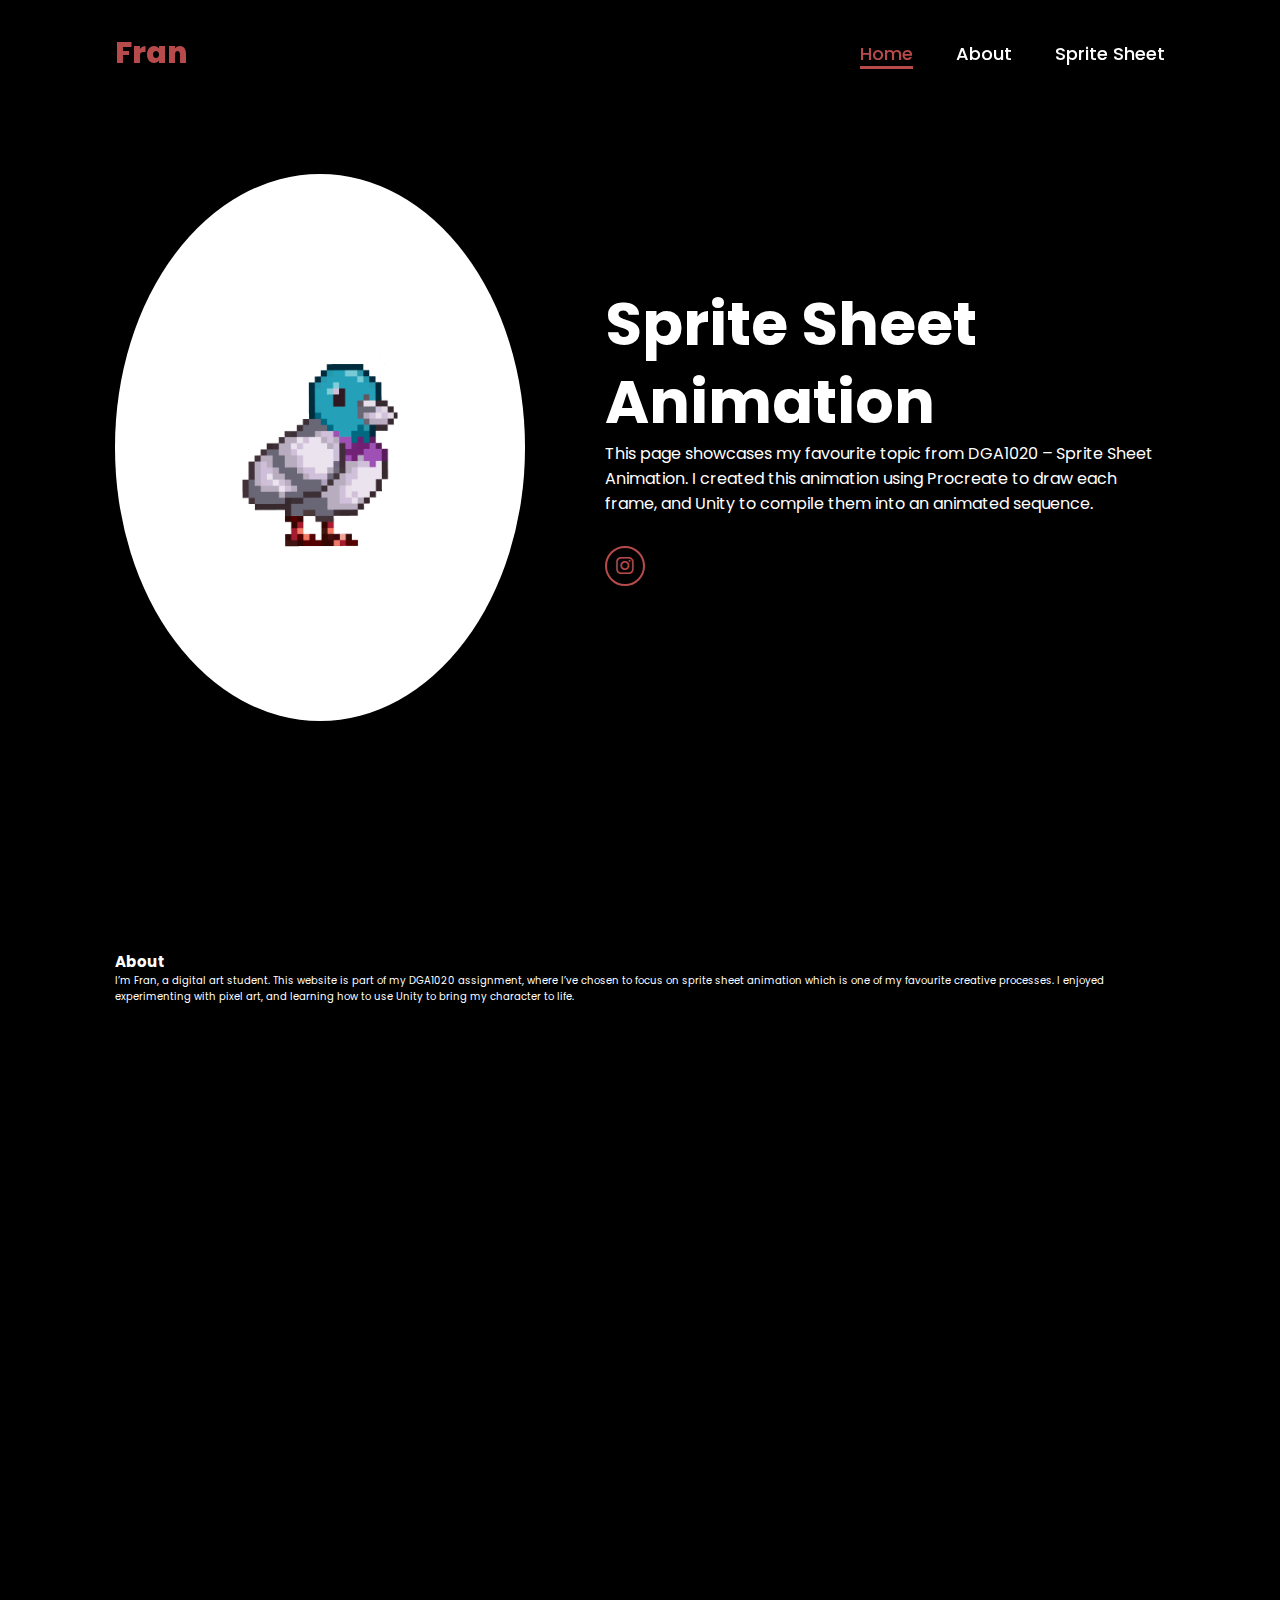
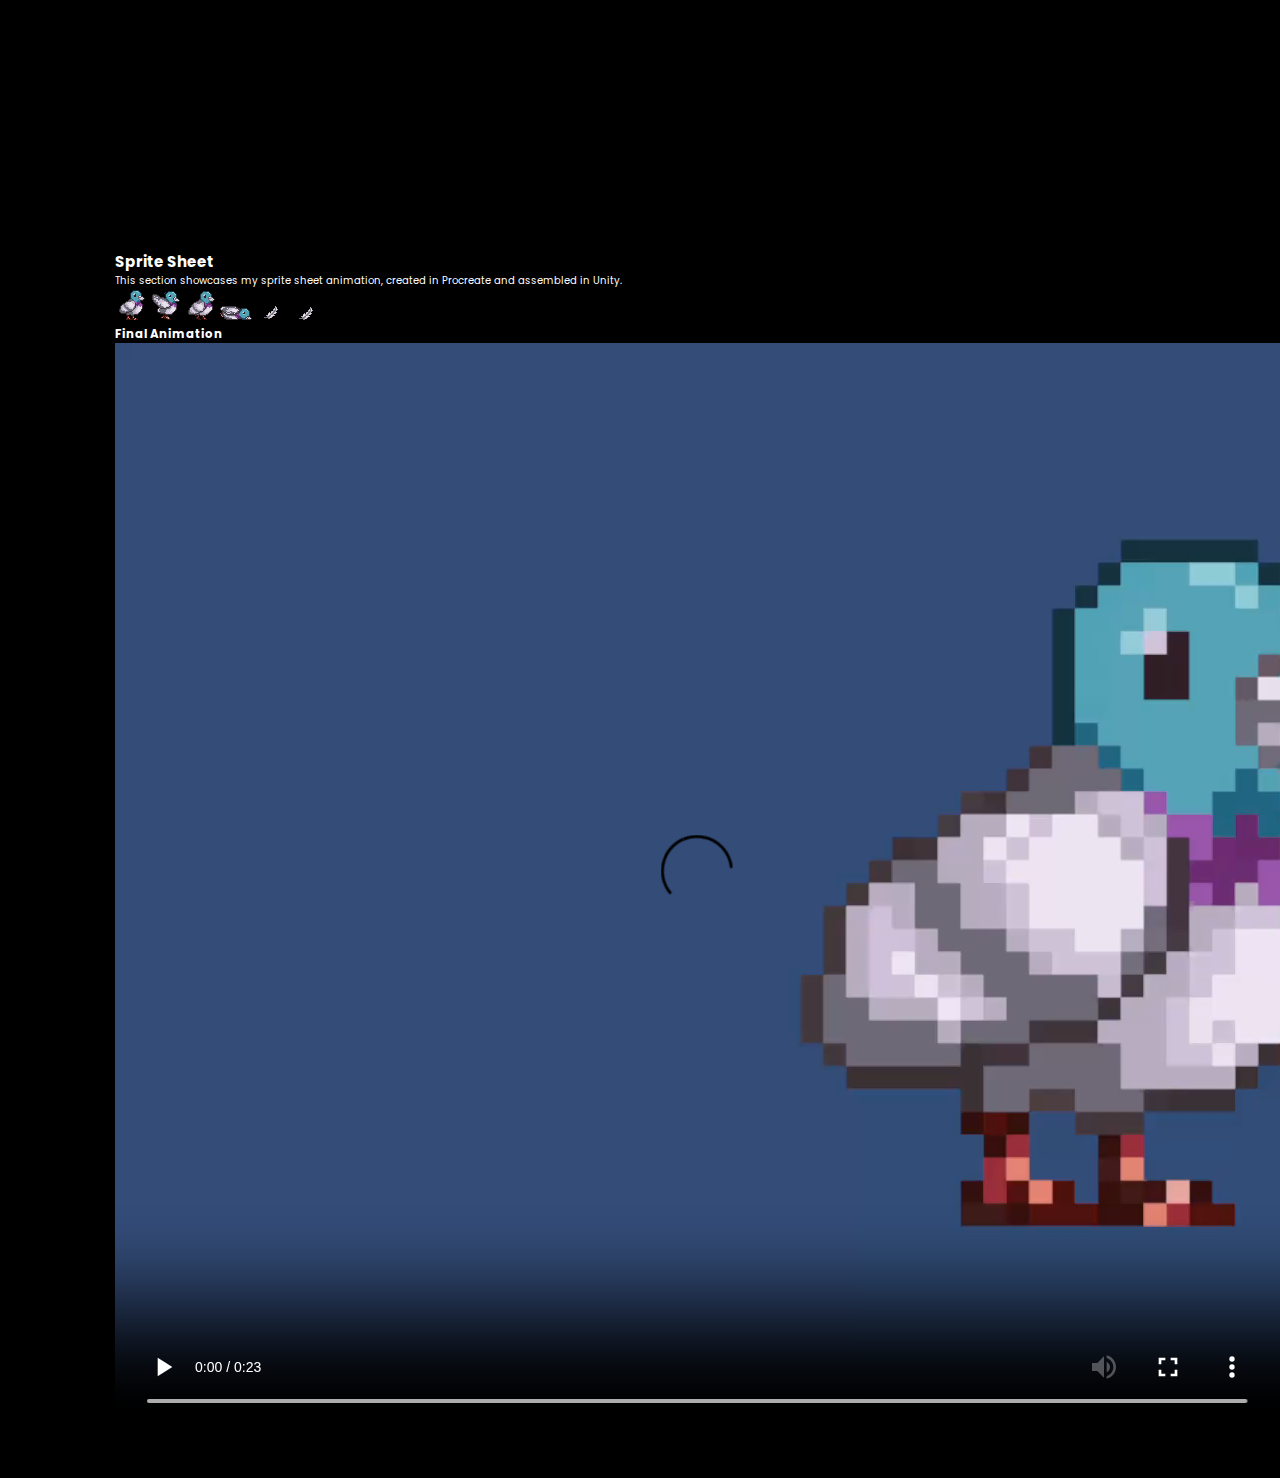
<file: index.html>
<!DOCTYPE html>
<html lang="en">
<head>
    <meta charset="UTF-8">
    <meta name="viewport" content="width=device-width, initial-scale=1.0">
    <title>SpriteSheet Website</title>
    <link rel="stylesheet" href="https://cdnjs.cloudflare.com/ajax/libs/font-awesome/6.5.2/css/all.min.css">
    <link rel="stylesheet" href="style.css">
</head>
<body>

    <header>
        <a href="#home" class="logo">Fran</a>
        <nav>
            <a href="#home" class="active">Home</a>
            <a href="#about">About</a>
            <a href="#spritesheet">Sprite Sheet</a>
        </nav>
    </header>

    <section class="home" id="home">
        <div class="home-img">
            <img src="Untitled_Artwork (1).jpg" alt="Profile Image">
        </div>
        <div class="home-content">
            <h1>Sprite Sheet Animation</h1>
            <p>This page showcases my favourite topic from DGA1020 – Sprite Sheet Animation. I created this animation using Procreate to draw each frame, and Unity to compile them into an animated sequence.</p>
            <div class="social-icons">
                <a href="https://www.instagram.com/franhh.art" target="_blank">
                    <i class="fa-brands fa-instagram"></i>
                </a>
            </div>
        </div>
    </section>

    <section id="about">
        <h2>About</h2>
         <p>
        I’m Fran, a digital art student. This website is part of my DGA1020 assignment, where I’ve chosen to focus on sprite sheet animation which is one of my favourite creative processes. I enjoyed experimenting with pixel art, and learning how to use Unity to bring my character to life.
    </p>
    </section>


    <section id="spritesheet" class="spritesheet">
    <div class="spritesheet-content">
        <h2>Sprite Sheet</h2>
        <p>This section showcases my sprite sheet animation, created in Procreate and assembled in Unity.</p>
       
        <div class="sprite-sequence">
            <img src="Idle-1.png" alt="idle">
            <img src="Run-2.png" alt="run">
            <img src="Jump-3.png" alt="jump">
            <img src="Fall-5.png" alt="fall">
            <img src="Die-7.png" alt="die">
            <img src="Die-9.png" alt="die">
            
        </div>
        <div class="final-video">
    <h3>Final Animation</h3>
    <video controls>
        <source src="DGA1020_FrancescaHall.mp4" type="video/mp4">
    </video>
</div>

    </div>
</section>


</body>
</html>
</file>
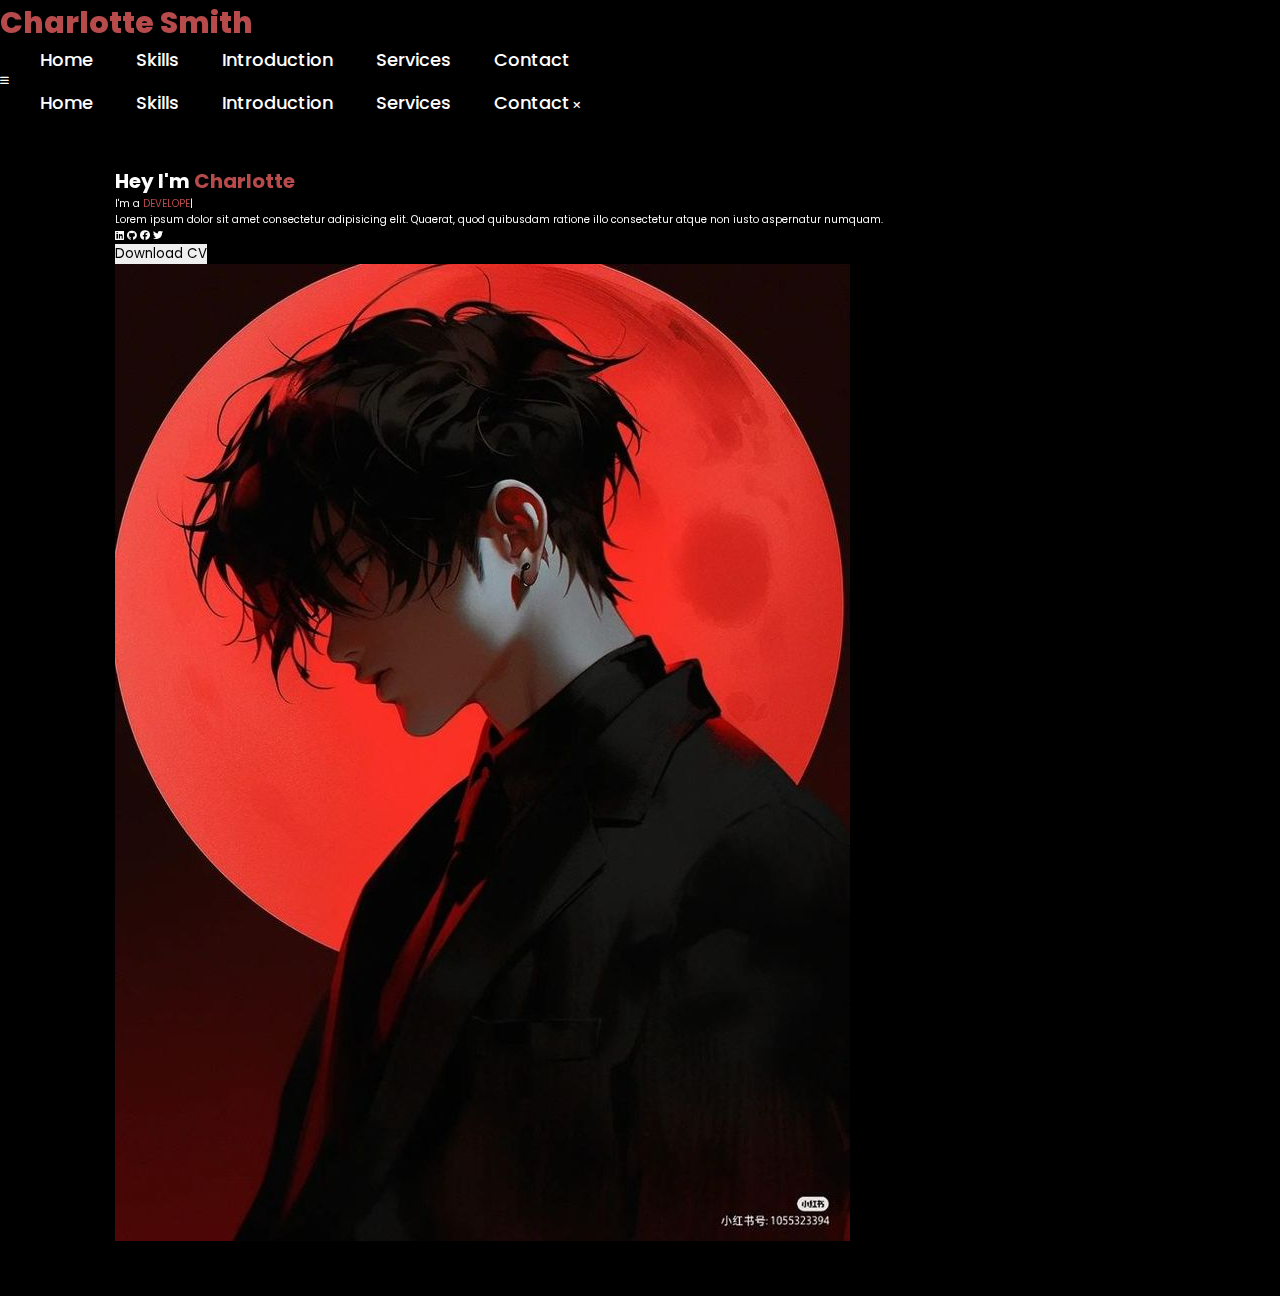
<file: DGA.html>
<!DOCTYPE html>
<html lang="en">
<head>
    <meta charset="UTF-8">
    <meta name="viewport" content="width=device-width, initial-scale=1.0">
    <link rel="stylesheet" href="https://cdnjs.cloudflare.com/ajax/libs/font-awesome/6.5.1/css/all.min.css">
    <link rel="stylesheet" href="https://unpkg.com/aos@next/dist/aos.css" />
    <link rel="stylesheet" href="style.css">
    <title>Portfolio Website</title>
</head>
<body>
    <nav>
        <div class="logo" data-aos="zoom-in" data-aos-duration="1500">
            Charlotte <span>Smith</span>
        </div>
        <div class="nav-container">
            <div class="links">
                <a href="" data-aos="fade-up" data-aos-duration="1500" data-aos-delay="100">Home</a>
                <a href="" data-aos="fade-up" data-aos-duration="1500" data-aos-delay="200">Skills</a>
                <a href="" data-aos="fade-up" data-aos-duration="1500" data-aos-delay="300">Introduction</a>
                <a href="" data-aos="fade-up" data-aos-duration="1500" data-aos-delay="400">Services</a>
                <a href="" data-aos="fade-up" data-aos-duration="1500" data-aos-delay="500">Contact</a>
            </div>
        </div>
        <i class="fa-solid fa-bars hamburg" onclick="hamburg()"></i>
        <div class="dropdown">
            <div class="links">
                <a href="">Home</a>
                <a href="">Skills</a>
                <a href="">Introduction</a>
                <a href="">Services</a>
                <a href="">Contact</a>
                <i class="fa-solid fa-xmark cancel" onclick="cancel()"></i>
            </div>    
        </div>
    </nav>
    <section>
        <div class="main-container">
            <div class="content">
                <h1 data-aos="fade-right" data-aos-duration="1500" data-aos-delay="600">Hey I'm <span>Charlotte</span></h1>
                <div data-aos="fade-left" data-aos-duration="1500" data-aos-delay="800" class="typewriter">I'm a <span class="typewriter-text"></span><label for="">|</label></div>
                <p data-aos="flip-down" data-aos-duration="1500" data-aos-delay="1000">Lorem ipsum dolor sit amet consectetur adipisicing elit. Quaerat, quod quibusdam ratione illo consectetur atque non iusto aspernatur numquam.</p>
                <div class="social-links">
                    <i class="fa-brands fa-linkedin" data-aos="fade-up" data-aos-duration="1500" data-aos-delay="1200"></i>
                    <i class="fa-brands fa-github" data-aos="fade-up" data-aos-duration="1500" data-aos-delay="1300"></i>
                    <i class="fa-brands fa-facebook" data-aos="fade-up" data-aos-duration="1500" data-aos-delay="1400"></i>
                    <i class="fa-brands fa-twitter" data-aos="fade-up" data-aos-duration="1500" data-aos-delay="1500"></i>
                </div>
                <button data-aos="zoom-in" data-aos-duration="1500" data-aos-delay="1700">Download CV</button>
            </div>
            <div class="image" data-aos="zoom-in" data-aos-duration="2000">
                <img src="main.jpg" alt="">
            </div>
        </div>
    </section>
    <script src="script.js"></script>
    <script src="https://unpkg.com/aos@next/dist/aos.js"></script>
    <script>
      AOS.init({offset:0});
    </script>
</body>
</html>
</file>
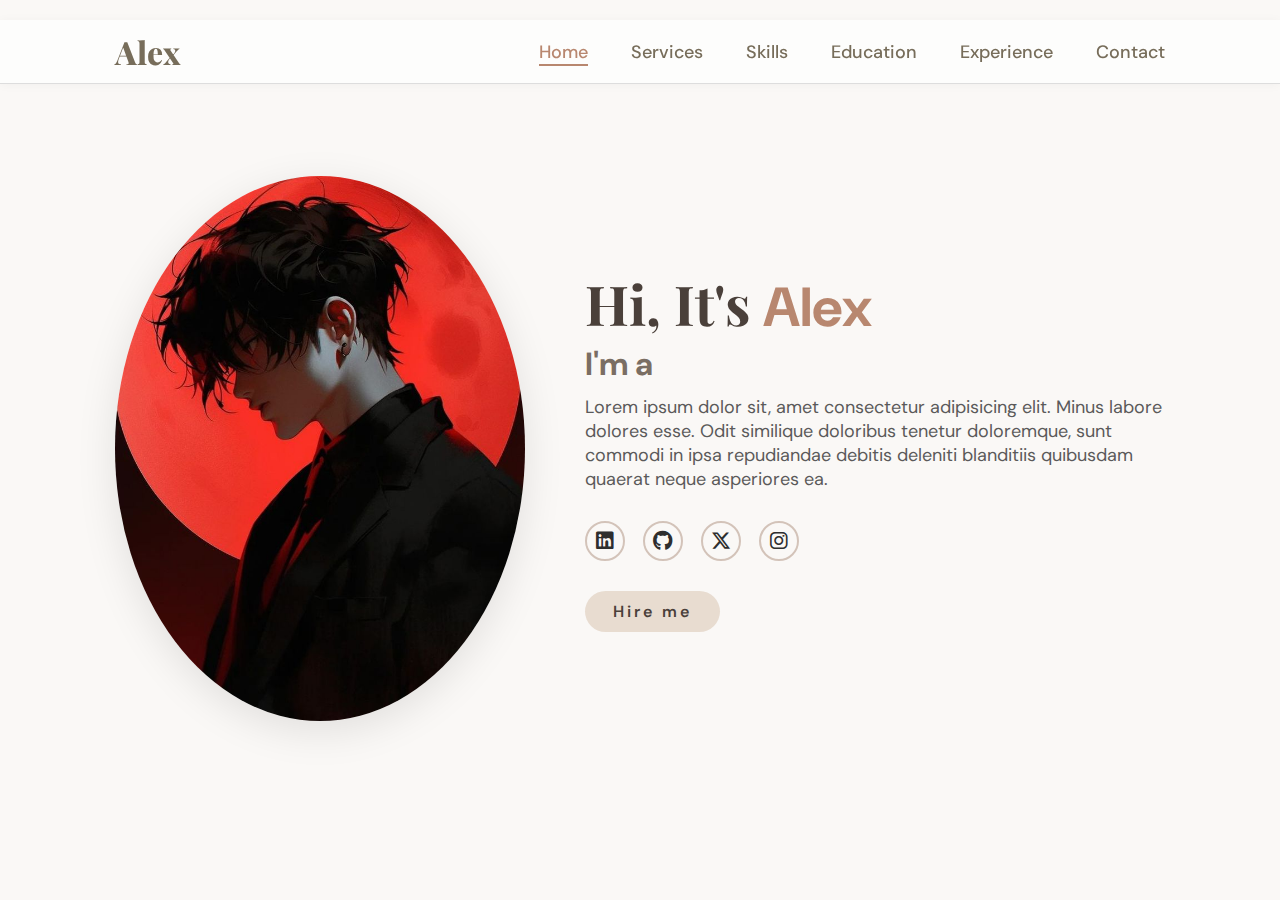
<file: index-indie.html>
<!DOCTYPE html>
<html lang="en">
    
<head>
    <meta charset="UTF-8">
    <meta name="viewport" content="width=device-width, initial-scale=1.0">
    <link rel="stylesheet" href="https://cdnjs.cloudflare.com/ajax/libs/font-awesome/6.5.2/css/all.min.css">
    <link rel="stylesheet" href="indie-style.css">
    <title>Portfolio Website</title>
</head>
<body>
    <header>
        <a href="#" class="logo">Alex</a>

        <nav>
            <a href="#" class="active"> Home</a>
            <a href="#" >Services</a>
            <a href="#" >Skills</a>
            <a href="#" >Education</a>
            <a href="#" >Experience</a>
            <a href="#" >Contact</a>
        </nav>
    </header>
    <section class="home">
        <div class="home-img">
            <img src="main.jpg" alt="">
        </div>
        <div class="home-content">
            <h1>Hi, It's <span>Alex</span></h1>
            <h3 class="typing-text">I'm a <span></span></h3>
            <p>Lorem ipsum dolor sit, amet consectetur adipisicing elit. Minus labore dolores esse. Odit similique doloribus tenetur doloremque, sunt commodi in ipsa repudiandae debitis deleniti blanditiis quibusdam quaerat neque asperiores ea.</p>
            <div class="social-icons">
                <a href="#"><i class="fa-brands fa-linkedin"></i></a>
                <a href="#"><i class="fa-brands fa-github"></i></a>
                <a href="#"><i class="fa-brands fa-x-twitter"></i></a>
                <a href="#"><i class="fa-brands fa-instagram"></i></a>
            </div>
            <a href="#" class="btn">Hire me</a>
        </div>
    </section>
</body>
</html>
</file>
<file: style.css>
@import url('https://fonts.googleapis.com/css2?family=Poppins:wght@100;200;300;400;500;600&display=swap');

*{
    margin: 0;
    padding: 0;
    box-sizing: border-box;
    text-decoration: none;
    border: none;
    outline: none;
    font-family: 'Poppins', sans-serif;
}

html{
    font-size: 62.5%;
}

body{
    width: 100%;
    height: 100vh;
    overflow-x: hidden;
    background-color: black;
    color: white;
}

header{
    margin-top: 20px;
    position: fixed;
    top: 0;
    left: 0;
    width: 100%;
    padding: 1rem 9%;
    background-color: transparent;
    filter: drop-shadow(10px);
    display: flex;
    justify-content: space-between;
    align-items: center;
    z-index: 100;
}

.logo{
    font-size: 3rem;
    color: #b74b4b;
    font-weight: 800;
    cursor: pointer;
    transition: 0.5s ease;
}

.logo:hover{
    transform: scale(1.1);
}

nav a{
    font-size: 1.8rem;
    color: white;
    margin-left: 4rem;
    font-weight: 500;
    transition: 0.3s ease;
    border-bottom: 3px solid transparent;
}

nav a:hover,
nav a.active{
    color: #b74b4b;
    border-bottom: 3px solid #b74b4b;
}

@media(max-width:995px){
    nav{
        position: absolute;
        display: none;
        top: 0;
        right: 0;
        width: 40%;
        border-left: 3px solid #b74b4b;
        border-bottom: 3px solid #b74b4b;
        border-bottom-left-radius: 2rem;
        padding: 1rem solid;
        background-color: #161616;
        border-top: 0.1rem solid rgba(0,0,0,0.1);
    }

    nav.active{
        display: block;
    }

    nav a{
        display: block;
        font-size: 2rem;
        margin: 3rem 0;
    }

    nav a:hover,
    nav a.active{
        padding: 1rem;
        border-radius: 0.5rem;
        border-bottom: 0.5rem solid #b74b4b;
    }
}

section{
    min-height: 100vh;
    padding: 5rem 9% 5rem;
}

.home{
    display: flex;
    justify-content: center;
    align-items: center;
    gap: 8rem;
    background-color: black;
}

.home .home-content h1{
    font-size: 6rem;
    font-weight: 700;
    line-height: 1.3;
}

span{
    color: #b74b4b;
}

.home-content h3{
    font-size: 4rem;
    margin-bottom: 1rem;
    font-weight: 700;
}

.home-content p{
    font-size: 1.6rem;
}

.home-img{
    border-radius: 50%;
}

.home-img img{
    position: relative;
    width: 32vw;
    border-radius: 50%;
    box-shadow: 0 0 25px solid #b74b4b;
    cursor: pointer;
    transition: 0.2s linear;
}

.home-img img:hover{
    font-size: 1.8rem;
    font-weight: 500;
}

.social-icons a{
    display: inline-flex;
    justify-content: center;
    align-items: center;
    width: 4rem;
    height: 4rem;
    background-color: transparent;
    border: 0.2rem solid #b74b4b;
    font-size: 2rem;
    border-radius: 50%;
    margin: 3rem 1.5rem 3rem 0;
    transition: 0.3s ease;
    color: #b74b4b;
}

.social-icons a:hover{
    color: black;
    transform: scale(1.3) translateY(-5px);
    background-color: #b74b4b;
    box-shadow: 0  0 25px #b74b4b;
}

.btn{
    display: inline-block;
    padding: 1rem 2.8rem;
    background-color: black;
    border-radius: 4rem;
    font-size: 1.6rem;
    color: #b74b4b;
    letter-spacing: 0.3rem;
    font-weight: 600;
    border: 2px solid #b74b4b;
    transition: 0.3s ease;
    cursor: pointer;
}

.btn:hover{
    transform: scale3d(1.03);
    background-color: #b74b4b;
    color: black;
    box-shadow: 0 0 25px #b74b4b;
}

.typing-text{
    font-size: 34px;
    font-weight: 600;
    min-width: 280px;
}

.typing-text span{
    position: relative;
}

.typing-text span::before{
    content: "software Developer";
    color: #b74b4b;
    animation: words 20s infinite;
}

.typing-text span::after{
    content: "";
    background-color: black;
    position: absolute;
    width: calc(100% + 8px);
    height: 100%;
    border-left: 3px solid black;
    right: -8;
    animation: cursor 0.6s infinite;
}

@keyframes cursor{
    to{
        border-left: 3px solid #b74b4b;
    }
}

@keyframes words{
    0%, 20%{
        content: "Web Developer";
    }
    21%, 40%{
        content: "Developer";
    }
    41%, 60%{
        content: "Web Designer";
    }
    61%, 80%{
        content: "Youtuber";
    }
    81%, 100%{
        content: "Script Writer";
    }
}

@media (max-width: 1000px){
    .home{
        gap: 4rem;
    }
}

@media(max-width:995px){
    .home{
        flex-direction: column;
        margin: 5rem 4rem;
    }

    .home .home-content h3{
        font-size: 2.5rem;
    }

    .home-content h1{
        font-size: 5rem;
    }

    .home-img img{
        width: 70vw;
        margin-top: 4rem;
    }
}
</file>
<file: indie-style.css>
@import url('https://fonts.googleapis.com/css2?family=DM+Sans:wght@300;400;500&family=Playfair+Display:wght@500;700&display=swap');

* {
    margin: 0;
    padding: 0;
    box-sizing: border-box;
    text-decoration: none;
    border: none;
    outline: none;
    font-family: 'DM Sans', sans-serif;
    color: #2e2e2e;
}

html {
    font-size: 62.5%;
}

body {
    width: 100%;
    height: 100vh;
    overflow-x: hidden;
    background-color: #faf8f6;
    color: #3a3a3a;
}

header {
    margin-top: 20px;
    position: fixed;
    top: 0;
    left: 0;
    width: 100%;
    padding: 1rem 9%;
    background-color: #fdfdfc;
    border-bottom: 1px solid #ddd;
    box-shadow: 0 1px 10px rgba(0,0,0,0.04);
    display: flex;
    justify-content: space-between;
    align-items: center;
    z-index: 100;
}

.logo {
    font-family: 'Playfair Display', serif;
    font-size: 3.2rem;
    color: #776d5a;
    font-weight: 800;
    cursor: pointer;
    transition: 0.5s ease;
}

.logo:hover {
    transform: scale(1.1);
}

nav a {
    font-size: 1.8rem;
    color: #776d5a;
    margin-left: 4rem;
    font-weight: 500;
    transition: 0.3s ease;
    border-bottom: 2px solid transparent;
}

nav a:hover,
nav a.active {
    color: #b8876f;
    border-bottom: 2px solid #b8876f;
}

@media(max-width:995px) {
    nav {
        position: absolute;
        display: none;
        top: 0;
        right: 0;
        width: 40%;
        border-left: 2px solid #b8876f;
        border-bottom: 2px solid #b8876f;
        border-bottom-left-radius: 2rem;
        padding: 1rem;
        background-color: #fff9f4;
    }

    nav.active {
        display: block;
    }

    nav a {
        display: block;
        font-size: 2rem;
        margin: 3rem 0;
    }

    nav a:hover,
    nav a.active {
        padding: 1rem;
        border-radius: 0.5rem;
        border-bottom: 0.5rem solid #b8876f;
    }
}

section {
    min-height: 100vh;
    padding: 5rem 9% 5rem;
}

.home {
    display: flex;
    justify-content: center;
    align-items: center;
    gap: 6rem;
    background-color: #faf8f6;
}

.home .home-content h1 {
    font-family: 'Playfair Display', serif;
    font-size: 5.5rem;
    font-weight: 700;
    line-height: 1.3;
    color: #4a403a;
}

span {
    color: #b8876f;
}

.home-content h3 {
    font-size: 3.2rem;
    margin-bottom: 1rem;
    font-weight: 700;
    color: #7a6e63;
}

.home-content p {
    font-size: 1.8rem;
    color: #5a5a5a;
}

.home-img img {
    position: relative;
    width: 32vw;
    border-radius: 50%;
    box-shadow: 0 10px 40px rgba(0,0,0,0.1);
    cursor: pointer;
    transition: 0.2s linear;
}

.social-icons a {
    display: inline-flex;
    justify-content: center;
    align-items: center;
    width: 4rem;
    height: 4rem;
    background-color: transparent;
    border: 0.2rem solid #d3c3b9;
    font-size: 2rem;
    border-radius: 50%;
    margin: 3rem 1.5rem 3rem 0;
    transition: 0.3s ease;
    color: #776d5a;
}

.social-icons a:hover {
    color: white;
    transform: scale(1.3) translateY(-5px);
    background-color: #d3c3b9;
    box-shadow: 0 0 25px #d3c3b9;
}

.btn {
    display: inline-block;
    padding: 1rem 2.8rem;
    background-color: #e8dcd0;
    border-radius: 4rem;
    font-size: 1.6rem;
    color: #4a403a;
    letter-spacing: 0.3rem;
    font-weight: 600;
    transition: 0.3s ease;
    cursor: pointer;
}

.btn:hover {
    transform: scale3d(1.03);
    background-color: #d3c3b9;
    color: #2e2e2e;
    box-shadow: 0 0 25px #d3c3b9;
}

.typing-text {
    font-size: 2.8rem;
    font-weight: 600;
    min-width: 280px;
}

.typing-text span {
    position: relative;
}

.typing-text span::before {
    content: "software Developer";
    color: #b8876f;
    animation: words 20s infinite;
}

.typing-text span::after {
    content: "";
    background-color: #faf8f6;
    position: absolute;
    width: calc(100% + 8px);
    height: 100%;
    border-left: 3px solid #faf8f6;
    right: -8px;
    animation: cursor 0.6s infinite;
}

@keyframes cursor {
    to {
        border-left: 3px solid #b8876f;
    }
}

@keyframes words {
    0%, 20% {
        content: "Web Developer";
    }
    21%, 40% {
        content: "Developer";
    }
    41%, 60% {
        content: "Web Designer";
    }
    61%, 80% {
        content: "Youtuber";
    }
    81%, 100% {
        content: "Script Writer";
    }
}

@media (max-width: 1000px) {
    .home {
        gap: 4rem;
    }
}

@media(max-width:995px) {
    .home {
        flex-direction: column;
        margin: 5rem 4rem;
    }

    .home .home-content h3 {
        font-size: 2.5rem;
    }

    .home-content h1 {
        font-size: 5rem;
    }

    .home-img img {
        width: 70vw;
        margin-top: 4rem;
    }
}
</file>
